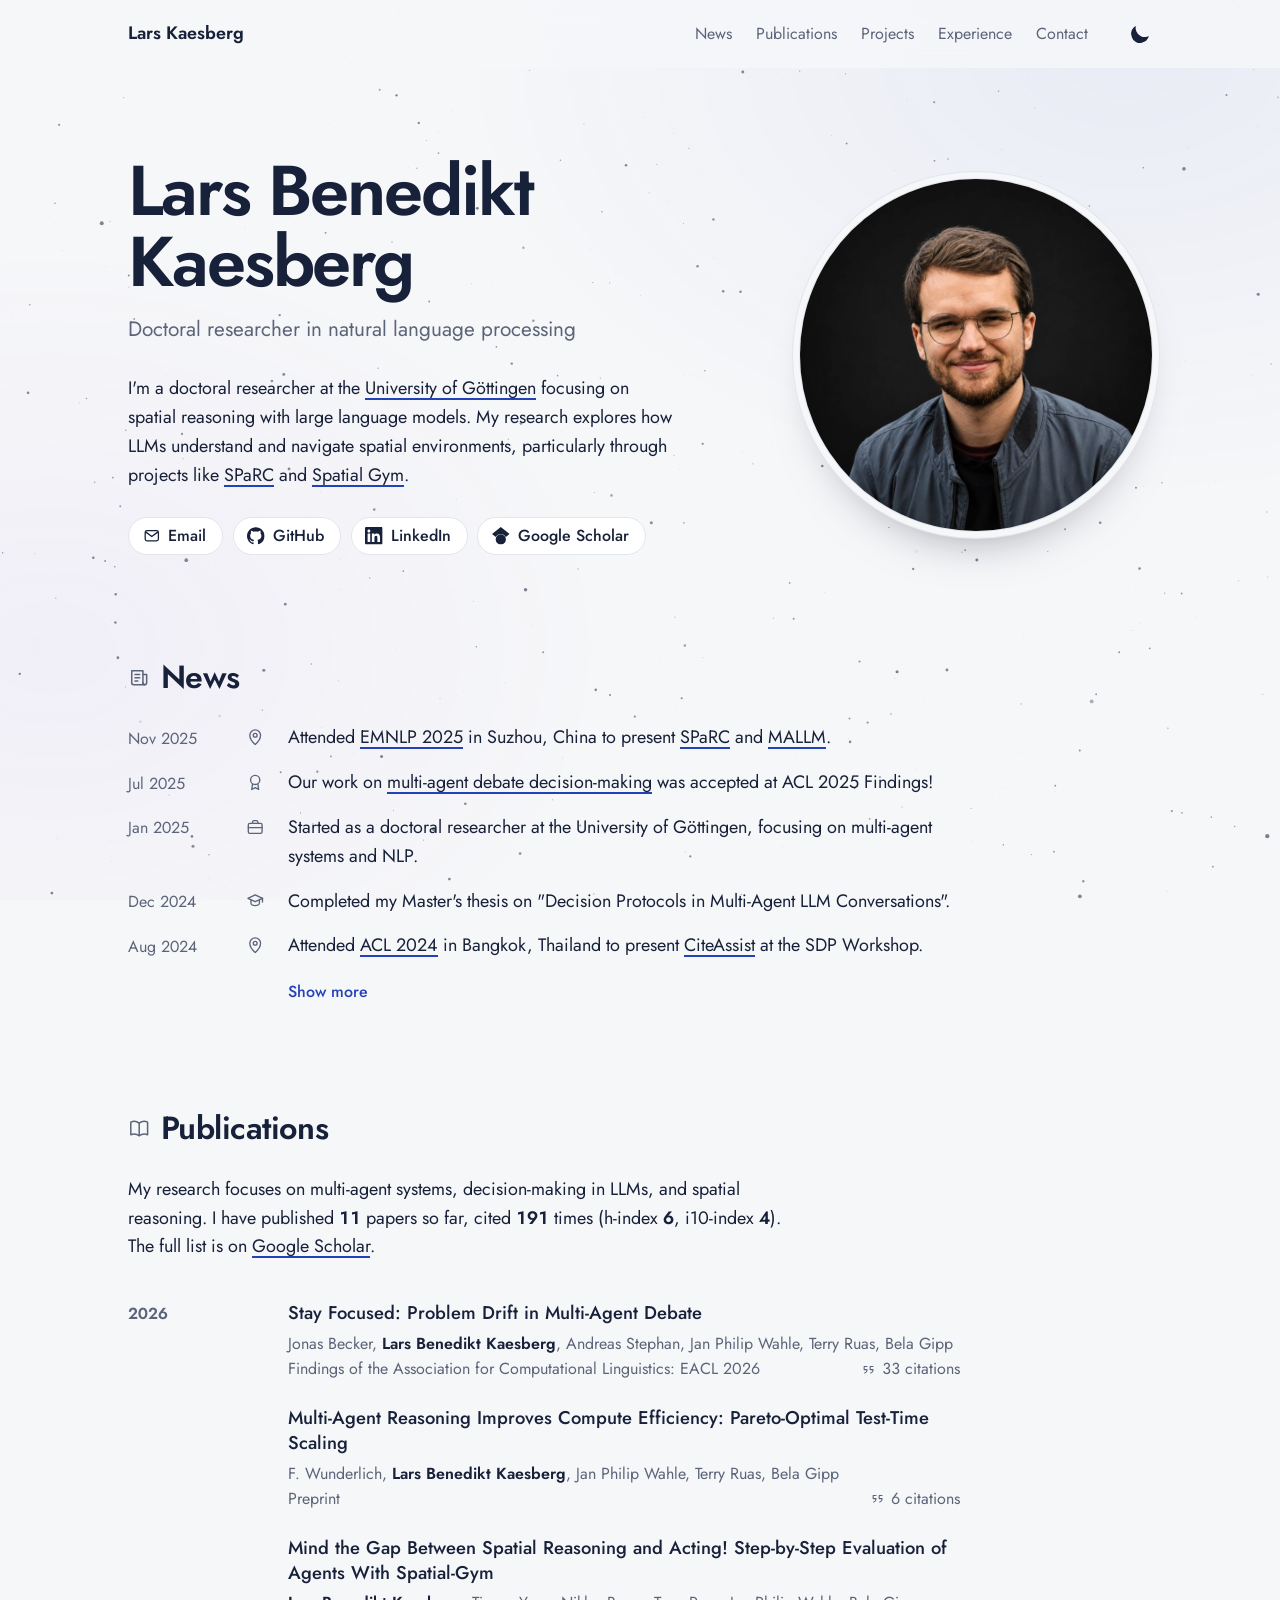
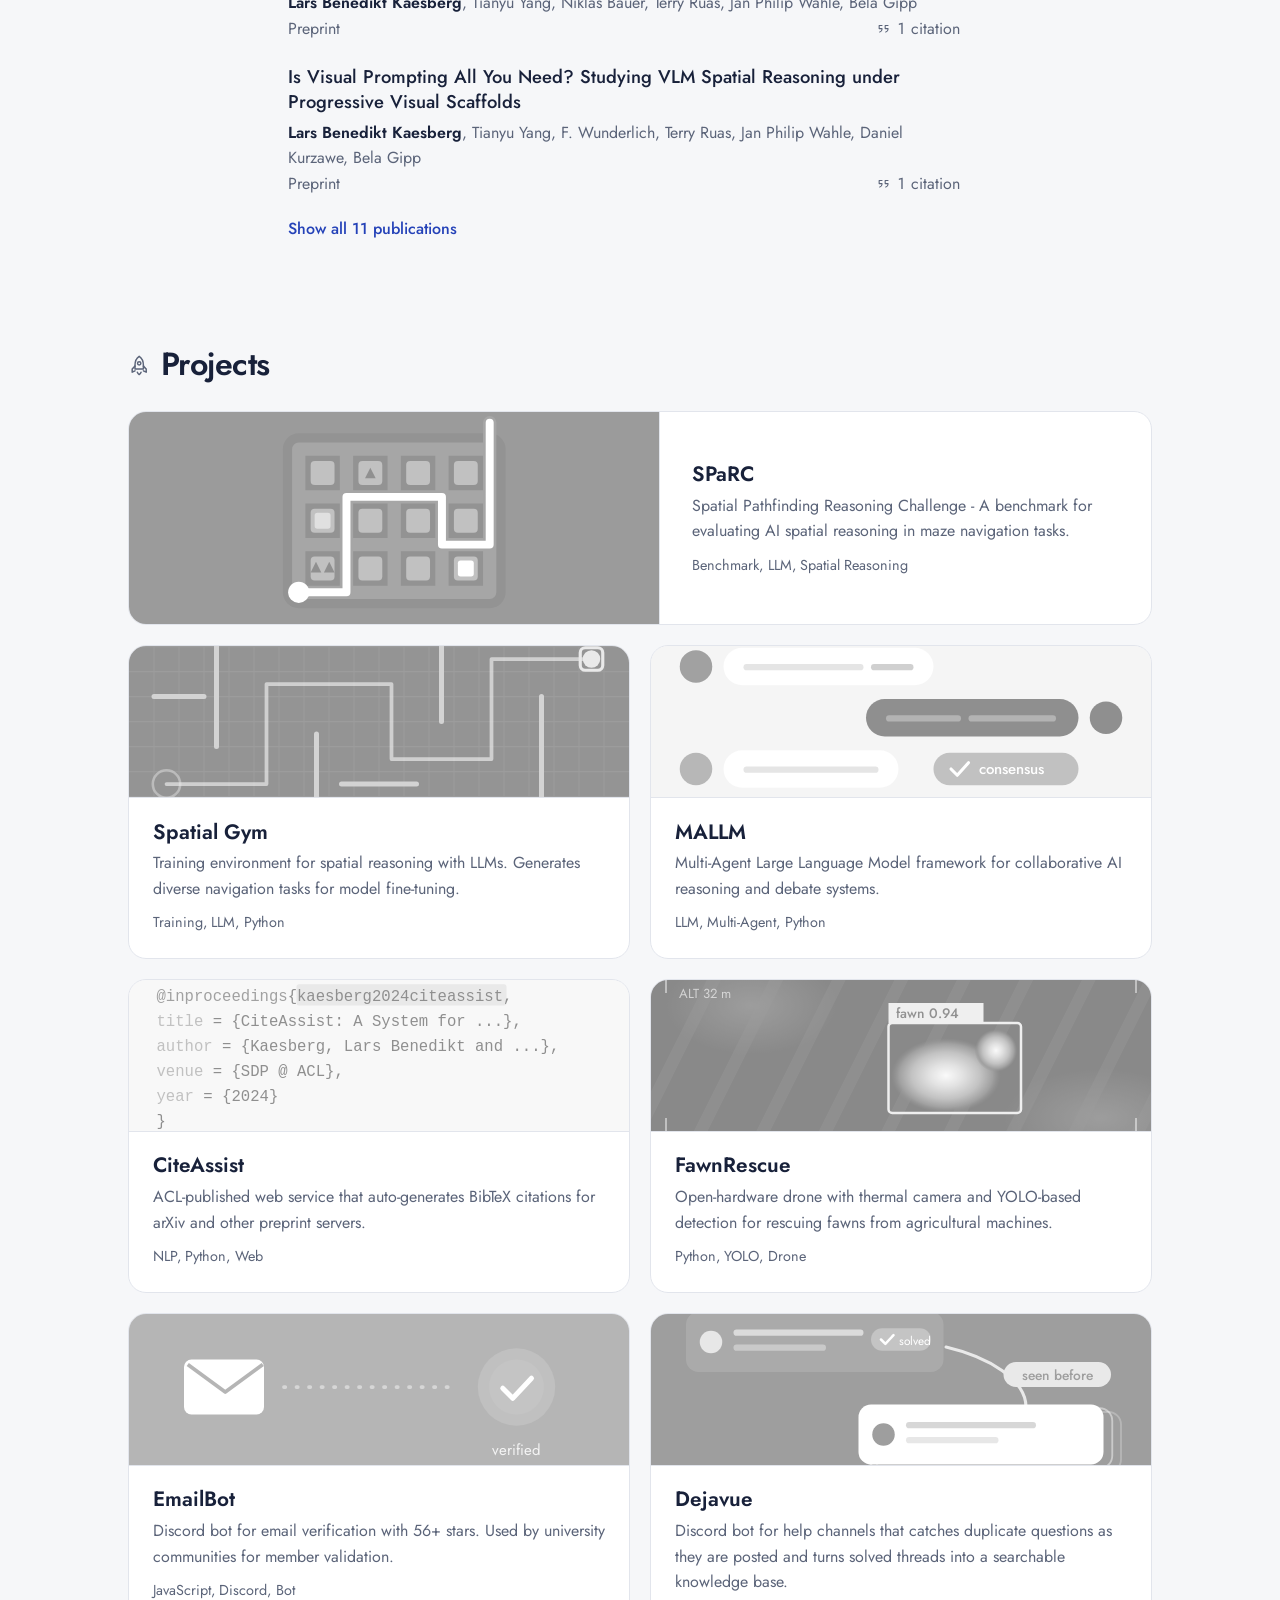
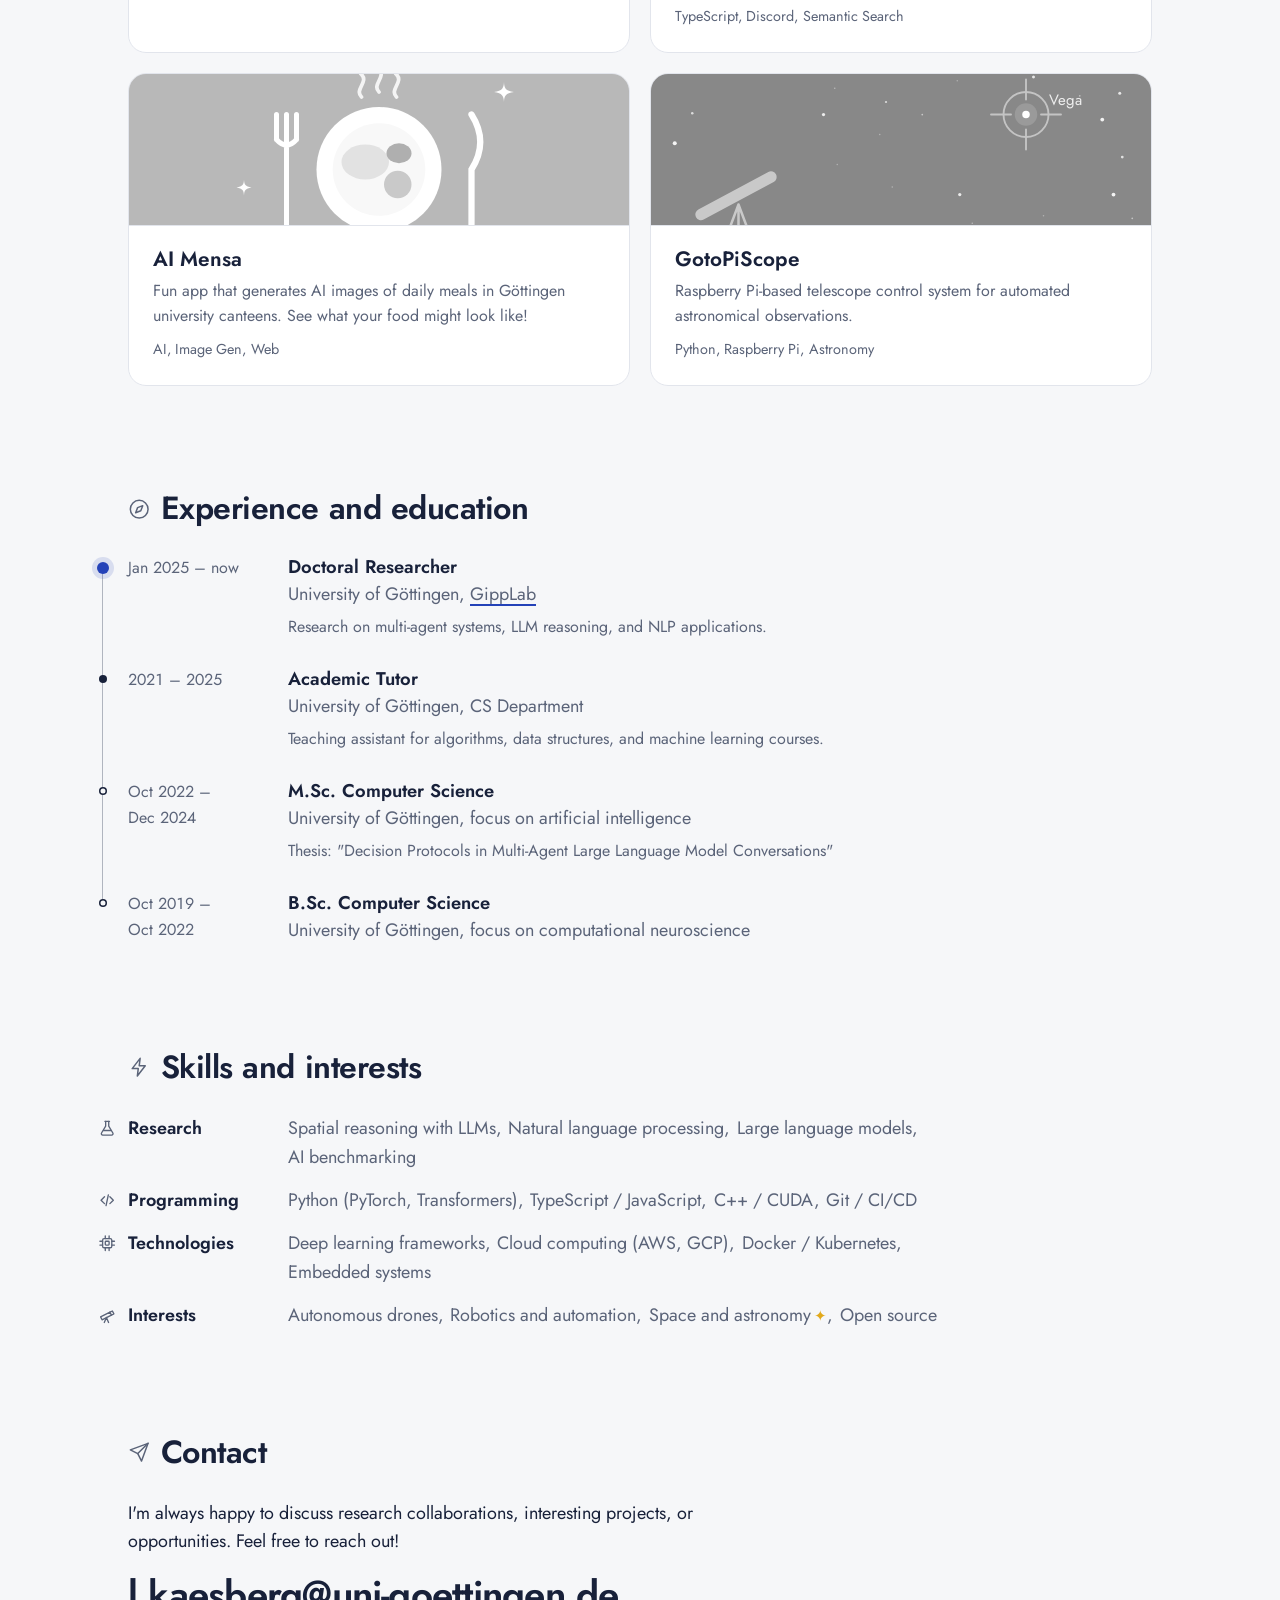
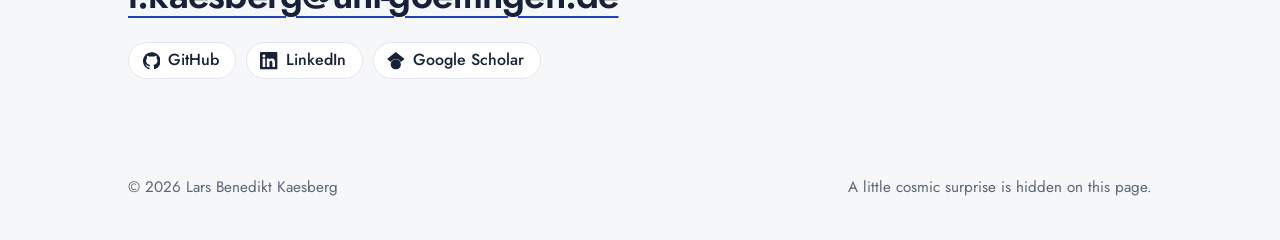
<file: index.html>
<!DOCTYPE html>
<html lang="en">
<head>
  <meta charset="UTF-8">
  <meta name="viewport" content="width=device-width, initial-scale=1.0">
  <title>Lars Benedikt Kaesberg – NLP & AI Researcher</title>

  <!-- SEO Meta -->
  <meta name="description" content="Lars Benedikt Kaesberg is a doctoral researcher at the University of Göttingen specializing in Natural Language Processing, Multi-Agent Systems, and AI.">
  <meta name="keywords" content="Lars Kaesberg, NLP, AI, Machine Learning, University of Göttingen, Multi-Agent Systems, Research">
  <meta name="author" content="Lars Benedikt Kaesberg">

  <!-- Open Graph -->
  <meta property="og:title" content="Lars Benedikt Kaesberg – NLP & AI Researcher">
  <meta property="og:description" content="Doctoral researcher specializing in NLP, Multi-Agent Systems, and AI at the University of Göttingen.">
  <meta property="og:type" content="website">
  <meta property="og:url" content="https://lkaesberg.de">
  <meta property="og:image" content="https://lkaesberg.de/images/profile.jpg">

  <!-- Favicon -->
  <link rel="icon" type="image/png" href="/favicon/favicon-96x96.png" sizes="96x96">
  <link rel="icon" type="image/svg+xml" href="/favicon/favicon.svg">
  <link rel="shortcut icon" href="/favicon/favicon.ico">
  <link rel="apple-touch-icon" sizes="180x180" href="/favicon/apple-touch-icon.png">
  <link rel="manifest" href="/favicon/site.webmanifest">

  <!-- Apply saved theme before first paint -->
  <script>
    (function () {
      try {
        var theme = localStorage.getItem('theme');
        if (!theme && window.matchMedia('(prefers-color-scheme: dark)').matches) theme = 'dark';
        if (theme) document.documentElement.setAttribute('data-theme', theme);
      } catch (e) {}
    })();
  </script>

  <!-- Fonts -->
  <link rel="preconnect" href="https://fonts.googleapis.com">
  <link rel="preconnect" href="https://fonts.gstatic.com" crossorigin>
  <link href="https://fonts.googleapis.com/css2?family=Jost:wght@300..700&display=swap" rel="stylesheet">

  <!-- Styles -->
  <link rel="stylesheet" href="css/modern.css?v=20261030c">
</head>
<body>
  <!-- Icon set: thin rounded line icons plus brand marks, used via <use href="#i-..."> -->
  <svg class="icon-sprite" aria-hidden="true" focusable="false">
    <symbol id="i-mail" viewBox="0 0 24 24"><rect x="3" y="5" width="18" height="14" rx="2.5"/><path d="M4 7l8 6 8-6"/></symbol>
    <symbol id="i-github" viewBox="0 0 24 24"><path fill="currentColor" stroke="none" d="M12 .297c-6.63 0-12 5.373-12 12 0 5.303 3.438 9.8 8.205 11.385.6.113.82-.258.82-.577 0-.285-.01-1.04-.015-2.04-3.338.724-4.042-1.61-4.042-1.61C4.422 18.07 3.633 17.7 3.633 17.7c-1.087-.744.084-.729.084-.729 1.205.084 1.838 1.236 1.838 1.236 1.07 1.835 2.809 1.305 3.495.998.108-.776.417-1.305.76-1.605-2.665-.3-5.466-1.332-5.466-5.93 0-1.31.465-2.38 1.235-3.22-.135-.303-.54-1.523.105-3.176 0 0 1.005-.322 3.3 1.23.96-.267 1.98-.399 3-.405 1.02.006 2.04.138 3 .405 2.28-1.552 3.285-1.23 3.285-1.23.645 1.653.24 2.873.12 3.176.765.84 1.23 1.91 1.23 3.22 0 4.61-2.805 5.625-5.475 5.92.42.36.81 1.096.81 2.22 0 1.606-.015 2.896-.015 3.286 0 .315.21.69.825.57C20.565 22.092 24 17.592 24 12.297c0-6.627-5.373-12-12-12"/></symbol>
    <symbol id="i-linkedin" viewBox="0 0 24 24"><path fill="currentColor" stroke="none" d="M20.447 20.452h-3.554v-5.569c0-1.328-.027-3.037-1.852-3.037-1.853 0-2.136 1.445-2.136 2.939v5.667H9.351V9h3.414v1.561h.046c.477-.9 1.637-1.85 3.37-1.85 3.601 0 4.267 2.37 4.267 5.455v6.286zM5.337 7.433c-1.144 0-2.063-.926-2.063-2.065 0-1.138.92-2.063 2.063-2.063 1.14 0 2.064.925 2.064 2.063 0 1.139-.925 2.065-2.064 2.065zm1.782 13.019H3.555V9h3.564v11.452zM22.225 0H1.771C.792 0 0 .774 0 1.729v20.542C0 23.227.792 24 1.771 24h20.451C23.2 24 24 23.227 24 22.271V1.729C24 .774 23.2 0 22.222 0h.003z"/></symbol>
    <symbol id="i-scholar" viewBox="0 0 24 24"><path fill="currentColor" stroke="none" d="M5.242 13.769L0 9.5 12 0l12 9.5-5.242 4.269C17.548 11.249 14.978 9.5 12 9.5c-2.977 0-5.548 1.748-6.758 4.269zM12 10a7 7 0 1 0 0 14 7 7 0 0 0 0-14z"/></symbol>
    <symbol id="i-news" viewBox="0 0 24 24"><path d="M4 5h12v13a2 2 0 0 0 2 2H6a2 2 0 0 1-2-2z"/><path d="M16 9h4v9a2 2 0 0 1-4 0"/><path d="M7.5 9h5M7.5 12.5h5M7.5 16h3"/></symbol>
    <symbol id="i-book" viewBox="0 0 24 24"><path d="M3 5.5c3-1.4 6-1.2 9 1 3-2.2 6-2.4 9-1V19c-3-1.4-6-1.2-9 1-3-2.2-6-2.4-9-1z"/><path d="M12 6.5V20"/></symbol>
    <symbol id="i-rocket" viewBox="0 0 24 24"><path d="M12 2.5c3 2 4.5 5.5 4.5 9.5v4h-9v-4c0-4 1.5-7.5 4.5-9.5z"/><circle cx="12" cy="10" r="1.8"/><path d="M7.5 13l-3 3v3.5l3-1.5M16.5 13l3 3v3.5l-3-1.5"/><path d="M10 19.5c.5 1.3 1.2 2 2 2.5.8-.5 1.5-1.2 2-2.5"/></symbol>
    <symbol id="i-compass" viewBox="0 0 24 24"><circle cx="12" cy="12" r="9.5"/><path d="M15.8 8.2l-2.1 5.5-5.5 2.1 2.1-5.5z"/></symbol>
    <symbol id="i-bolt" viewBox="0 0 24 24"><path d="M13 2.5L4.5 13.5H11l-1 8 8.5-11H12z"/></symbol>
    <symbol id="i-send" viewBox="0 0 24 24"><path d="M21.5 2.5l-11 11"/><path d="M21.5 2.5l-7 19-4-8-8-4z"/></symbol>
    <symbol id="i-pin" viewBox="0 0 24 24"><path d="M12 21.5s-7-6-7-12a7 7 0 0 1 14 0c0 6-7 12-7 12z"/><circle cx="12" cy="9.5" r="2.5"/></symbol>
    <symbol id="i-award" viewBox="0 0 24 24"><circle cx="12" cy="9" r="6"/><path d="M8.6 13.9l-1.1 7.6 4.5-2.5 4.5 2.5-1.1-7.6"/></symbol>
    <symbol id="i-briefcase" viewBox="0 0 24 24"><rect x="3" y="7" width="18" height="13" rx="2"/><path d="M8.5 7V5.5a2 2 0 0 1 2-2h3a2 2 0 0 1 2 2V7"/><path d="M3 12.5h18"/></symbol>
    <symbol id="i-cap" viewBox="0 0 24 24"><path d="M2.5 9.5L12 5l9.5 4.5L12 14z"/><path d="M6.5 11.6V16c0 1.5 2.5 3 5.5 3s5.5-1.5 5.5-3v-4.4"/><path d="M21.5 9.5v5"/></symbol>
    <symbol id="i-present" viewBox="0 0 24 24"><path d="M3 4h18"/><path d="M4.5 4v10a1.5 1.5 0 0 0 1.5 1.5h12a1.5 1.5 0 0 0 1.5-1.5V4"/><path d="M12 15.5v3"/><path d="M8.5 21.5l3.5-3 3.5 3"/><path d="M8 11l2.5-2.5 2 2L16 7"/></symbol>
    <symbol id="i-quote" viewBox="0 0 24 24"><path d="M9.5 7H5v5h4.5v1c0 2-1.2 3.6-3.5 4.5"/><path d="M19 7h-4.5v5H19v1c0 2-1.2 3.6-3.5 4.5"/></symbol>
    <symbol id="i-flask" viewBox="0 0 24 24"><path d="M9 3h6"/><path d="M10 3v6.2L4.6 18.3A1.8 1.8 0 0 0 6.2 21h11.6a1.8 1.8 0 0 0 1.6-2.7L14 9.2V3"/><path d="M7.2 15h9.6"/></symbol>
    <symbol id="i-code" viewBox="0 0 24 24"><path d="M8.5 7.5L4 12l4.5 4.5"/><path d="M15.5 7.5L20 12l-4.5 4.5"/><path d="M13.5 5l-3 14"/></symbol>
    <symbol id="i-cpu" viewBox="0 0 24 24"><rect x="6" y="6" width="12" height="12" rx="2"/><rect x="9.5" y="9.5" width="5" height="5" rx="1"/><path d="M9.5 2.5V6M14.5 2.5V6M9.5 18v3.5M14.5 18v3.5M2.5 9.5H6M2.5 14.5H6M18 9.5h3.5M18 14.5h3.5"/></symbol>
    <symbol id="i-satellite" viewBox="0 0 24 24"><rect x="9.5" y="9.5" width="5" height="5" rx="1"/><path d="M2 10h6v4H2zM16 10h6v4h-6zM5 10v4M19 10v4M8 12h1.5M14.5 12H16M12 9.5V7"/><circle class="blink" cx="12" cy="5.8" r="1" fill="currentColor" stroke="none"/></symbol>
    <symbol id="i-telescope" viewBox="0 0 24 24"><path d="M3.4 14.2l12.2-6.1 1.9 3.8-12.2 6.1z"/><path d="M15.6 8.1l3.2-1.6 1.9 3.8-3.2 1.6"/><path d="M11 15.1l-2.8 6.4M11 15.1l2.8 6.4"/></symbol>
  </svg>

  <!-- Background sky: a canvas star field that drifts and follows the cursor (js/modern.js) -->
  <div class="space" aria-hidden="true">
    <canvas class="space-canvas"></canvas>
  </div>
  <!-- Now and then a rocket or a satellite crosses the sky; clicking it opens the space menu -->
  <div class="flyby" hidden></div>


  <!-- Easter Egg Trigger (hidden in footer copyright - click 3 times) -->
  <div id="easter-trigger" style="display:none;"></div>

  <header class="topbar">
    <a class="topbar-name" href="#">Lars Kaesberg</a>
    <nav class="topbar-nav" aria-label="Sections">
      <a href="#news">News</a>
      <a href="#publications">Publications</a>
      <a href="#projects">Projects</a>
      <a href="#experience">Experience</a>
      <a href="#contact">Contact</a>
    </nav>
    <button class="theme-toggle" id="theme-toggle" type="button" aria-label="Toggle dark mode"><span></span></button>
  </header>

  <main class="container">
    <!-- Hero -->
    <header class="hero">
      <div class="hero-name">
        <h1>Lars Benedikt Kaesberg</h1>
        <p class="tagline">Doctoral researcher in natural language processing</p>
      </div>

      <figure class="hero-photo">
        <img class="portrait" src="images/profile.jpg?v=20261019" alt="Portrait of Lars Benedikt Kaesberg" width="800" height="800">
      </figure>

      <div class="hero-intro">
        <p class="bio">
          I'm a doctoral researcher at the <a href="https://www.uni-goettingen.de/en/1.html" target="_blank">University of Göttingen</a>
          focusing on spatial reasoning with large language models. My research explores how LLMs understand and navigate
          spatial environments, particularly through projects like <a href="https://sparc.gipplab.org/" target="_blank">SPaRC</a> and <a href="https://github.com/lkaesberg/Spatial-Gym" target="_blank">Spatial Gym</a>.
        </p>

        <ul class="hero-links">
          <li><a class="chip" href="mailto:l.kaesberg@uni-goettingen.de"><svg class="icon" aria-hidden="true" focusable="false"><use href="#i-mail"/></svg><span>Email</span></a></li>
          <li><a class="chip" href="https://github.com/lkaesberg" target="_blank"><svg class="icon" aria-hidden="true" focusable="false"><use href="#i-github"/></svg><span>GitHub</span></a></li>
          <li><a class="chip" href="https://linkedin.com/in/lars-kaesberg-351664217" target="_blank"><svg class="icon" aria-hidden="true" focusable="false"><use href="#i-linkedin"/></svg><span>LinkedIn</span></a></li>
          <li><a class="chip" href="https://scholar.google.de/citations?user=MGBdtVsAAAAJ" target="_blank"><svg class="icon" aria-hidden="true" focusable="false"><use href="#i-scholar"/></svg><span>Google Scholar</span></a></li>
        </ul>
      </div>
    </header>

    <!-- News Section -->
    <section class="section" id="news">
      <h2><svg class="icon h2-icon" aria-hidden="true" focusable="false"><use href="#i-news"/></svg>News</h2>

      <div class="news-list" id="news-list">
        <article class="news-item">
          <time class="news-date">Nov 2025</time>
          <svg class="icon news-icon" aria-hidden="true" focusable="false"><use href="#i-pin"/></svg>
          <p>Attended <a href="https://2025.emnlp.org/" target="_blank">EMNLP 2025</a> in Suzhou, China to present <a href="https://aclanthology.org/2025.emnlp-main.526/" target="_blank">SPaRC</a> and <a href="https://aclanthology.org/2025.emnlp-demos.29/" target="_blank">MALLM</a>.</p>
        </article>

        <article class="news-item">
          <time class="news-date">Jul 2025</time>
          <svg class="icon news-icon" aria-hidden="true" focusable="false"><use href="#i-award"/></svg>
          <p>Our work on <a href="https://mallm.gipplab.org/" target="_blank">multi-agent debate decision-making</a> was accepted at ACL 2025 Findings!</p>
        </article>

        <article class="news-item">
          <time class="news-date">Jan 2025</time>
          <svg class="icon news-icon" aria-hidden="true" focusable="false"><use href="#i-briefcase"/></svg>
          <p>Started as a doctoral researcher at the University of Göttingen, focusing on multi-agent systems and NLP.</p>
        </article>

        <article class="news-item">
          <time class="news-date">Dec 2024</time>
          <svg class="icon news-icon" aria-hidden="true" focusable="false"><use href="#i-cap"/></svg>
          <p>Completed my Master's thesis on "Decision Protocols in Multi-Agent LLM Conversations".</p>
        </article>

        <article class="news-item">
          <time class="news-date">Aug 2024</time>
          <svg class="icon news-icon" aria-hidden="true" focusable="false"><use href="#i-pin"/></svg>
          <p>Attended <a href="https://2024.aclweb.org/" target="_blank">ACL 2024</a> in Bangkok, Thailand to present <a href="https://aclanthology.org/2024.sdp-1.10/" target="_blank">CiteAssist</a> at the SDP Workshop.</p>
        </article>

        <article class="news-item">
          <time class="news-date">Jun 2024</time>
          <svg class="icon news-icon" aria-hidden="true" focusable="false"><use href="#i-present"/></svg>
          <p>Presented <a href="https://fawnrescue.github.io/" target="_blank">FawnRescue</a> drone project at IdeenExpo 2024.</p>
        </article>
      </div>
      <button id="news-toggle-btn" class="news-toggle-btn" type="button" aria-expanded="false" hidden>
        Show more
      </button>
    </section>

    <!-- Publications Section -->
    <section class="section" id="publications">
      <h2><svg class="icon h2-icon" aria-hidden="true" focusable="false"><use href="#i-book"/></svg>Publications</h2>

      <p class="section-intro">
        My research focuses on multi-agent systems, decision-making in LLMs, and spatial reasoning.
        I have published <span id="stat-papers">8</span> papers so far, cited <span id="stat-citations">83</span> times
        (h-index <span id="stat-hindex">5</span>, i10-index <span id="stat-i10">3</span>).
        The full list is on <a href="https://scholar.google.de/citations?user=MGBdtVsAAAAJ" target="_blank">Google Scholar</a>.
      </p>

      <div class="publications-list" id="publications-list">
        <!-- Publications will be loaded dynamically -->
      </div>
      <button id="pubs-toggle-btn" class="news-toggle-btn" type="button" aria-expanded="false" aria-controls="publications-list" hidden>
        Show all publications
      </button>
    </section>

    <!-- Projects Section -->
    <section class="section" id="projects">
      <h2><svg class="icon h2-icon" aria-hidden="true" focusable="false"><use href="#i-rocket"/></svg>Projects</h2>
      
      <div class="projects-grid">
        <article class="project-card is-wide" data-scene="sparc">
          <div class="card-scene" aria-hidden="true">
            <svg viewBox="0 0 400 160" preserveAspectRatio="xMidYMid slice">
              <rect class="scene-bg" width="400" height="160"/>
              <rect x="116" y="16" width="168" height="132" rx="12" fill="#12301f"/>
              <path d="M128 28V136M164 28V136M200 28V136M236 28V136M272 28V136M128 28H272M128 64H272M128 100H272M128 136H272M272 28V8" fill="none" stroke="#2b5a45" stroke-width="10" stroke-linecap="round"/>
              <g fill="#2e9e6b"><rect x="137" y="37" width="18" height="18" rx="3"/><rect x="173" y="37" width="18" height="18" rx="3"/><rect x="209" y="37" width="18" height="18" rx="3"/><rect x="245" y="37" width="18" height="18" rx="3"/><rect x="137" y="73" width="18" height="18" rx="3"/><rect x="173" y="73" width="18" height="18" rx="3"/><rect x="209" y="73" width="18" height="18" rx="3"/><rect x="245" y="73" width="18" height="18" rx="3"/><rect x="137" y="109" width="18" height="18" rx="3"/><rect x="173" y="109" width="18" height="18" rx="3"/><rect x="209" y="109" width="18" height="18" rx="3"/><rect x="245" y="109" width="18" height="18" rx="3"/></g>
              <rect x="140" y="76" width="12" height="12" rx="2" fill="#f2c230"/>
              <rect x="248" y="112" width="12" height="12" rx="2" fill="#ffffff"/>
              <path d="M182 42l4 8h-8zM141 113l4 8h-8zM151 113l4 8h-8z" fill="#0f2a1f"/>
              <circle cx="128" cy="136" r="8" fill="#ffffff"/>
              <path class="sparc-path" pathLength="1" d="M128 136H164V64H236V100H272V28V8" fill="none" stroke="#ffffff" stroke-width="6" stroke-linecap="round" stroke-linejoin="round"/>
            </svg>
          </div>
          <div class="card-body">
            <h3><a href="https://sparc.gipplab.org/" target="_blank">SPaRC</a></h3>
            <p>Spatial Pathfinding Reasoning Challenge - A benchmark for evaluating AI spatial reasoning in maze navigation tasks.</p>
            <ul class="project-tags">
              <li>Benchmark</li>
              <li>LLM</li>
              <li>Spatial Reasoning</li>
            </ul>
          </div>
        </article>

        <article class="project-card" data-scene="gym">
          <div class="card-scene" aria-hidden="true">
            <svg viewBox="0 0 400 160" preserveAspectRatio="xMidYMid slice">
              <rect class="scene-bg" width="400" height="160"/>
              <path d="M20 0V160M40 0V160M60 0V160M80 0V160M100 0V160M120 0V160M140 0V160M160 0V160M180 0V160M200 0V160M220 0V160M240 0V160M260 0V160M280 0V160M300 0V160M320 0V160M340 0V160M360 0V160M380 0V160M0 20H400M0 40H400M0 60H400M0 80H400M0 100H400M0 120H400M0 140H400" stroke="#2a3a6e" stroke-width="1"/>
              <path d="M70 20V100M150 90V150M250 20V80M330 60V150M20 60H60M170 130H230" stroke="#8fa6ff" stroke-width="4" stroke-linecap="round"/>
              <rect x="361" y="21" width="18" height="18" rx="4" fill="none" stroke="#ffd25e" stroke-width="2.5"/>
              <circle cx="30" cy="130" r="11" fill="none" stroke="#ffd25e" stroke-width="2" opacity="0.45"/>
              <path class="gym-trail" pathLength="1" d="M30 130H110V50H210V110H290V30H370" fill="none" stroke="#ffd25e" stroke-width="3" stroke-linecap="round" stroke-linejoin="round" opacity="0.7"/>
              <circle class="gym-agent" r="7" fill="#ffd25e"/>
            </svg>
          </div>
          <div class="card-body">
            <h3><a href="https://github.com/lkaesberg/Spatial-Gym" target="_blank">Spatial Gym</a></h3>
            <p>Training environment for spatial reasoning with LLMs. Generates diverse navigation tasks for model fine-tuning.</p>
            <ul class="project-tags">
              <li>Training</li>
              <li>LLM</li>
              <li>Python</li>
            </ul>
          </div>
        </article>

        <article class="project-card" data-scene="mallm">
          <div class="card-scene" aria-hidden="true">
            <svg viewBox="0 0 400 160" preserveAspectRatio="xMidYMid slice">
              <rect class="scene-bg" width="400" height="160"/>
              <circle cx="36" cy="36" r="13" fill="#2442b8"/>
              <circle cx="36" cy="118" r="13" fill="#e0533f"/>
              <circle cx="364" cy="77" r="13" fill="#18213a"/>
              <g class="bubble bubble-1">
                <rect x="58" y="21" width="168" height="30" rx="15" fill="#ffffff"/>
                <rect x="74" y="34" width="96" height="5" rx="2.5" fill="#c3cbe3"/>
                <rect x="176" y="34" width="34" height="5" rx="2.5" fill="#2442b8" opacity="0.5"/>
              </g>
              <g class="bubble bubble-2">
                <rect x="172" y="62" width="170" height="30" rx="15" fill="#18213a"/>
                <rect x="188" y="75" width="60" height="5" rx="2.5" fill="#5d6886"/>
                <rect x="254" y="75" width="70" height="5" rx="2.5" fill="#5d6886"/>
              </g>
              <g class="bubble bubble-3">
                <rect x="58" y="103" width="140" height="30" rx="15" fill="#ffffff"/>
                <rect x="74" y="116" width="108" height="5" rx="2.5" fill="#c3cbe3"/>
              </g>
              <g class="bubble bubble-4">
                <rect x="226" y="105" width="116" height="26" rx="13" fill="#2e9e6b"/>
                <path d="M240 118l5 5 9-10" fill="none" stroke="#ffffff" stroke-width="2.5" stroke-linecap="round" stroke-linejoin="round"/>
                <text x="262" y="122" fill="#ffffff" font-size="12" font-weight="500">consensus</text>
              </g>
            </svg>
          </div>
          <div class="card-body">
            <h3><a href="https://github.com/gipplab/MALLM" target="_blank">MALLM</a></h3>
            <p>Multi-Agent Large Language Model framework for collaborative AI reasoning and debate systems.</p>
            <ul class="project-tags">
              <li>LLM</li>
              <li>Multi-Agent</li>
              <li>Python</li>
            </ul>
          </div>
        </article>

        <article class="project-card" data-scene="cite">
          <div class="card-scene" aria-hidden="true">
            <svg viewBox="0 0 400 160" preserveAspectRatio="xMidYMid slice">
              <rect class="scene-bg" width="400" height="160"/>
              <rect class="cite-mark" x="134" y="23" width="168" height="17" rx="2" fill="#f6d36b"/>
              <g class="cite-code" font-size="12.5">
                <text class="cite-line" x="22" y="36"><tspan fill="#2442b8">@inproceedings</tspan>{kaesberg2024citeassist,</text>
                <text class="cite-line" x="22" y="56"><tspan fill="#7a8399">  title  </tspan>= {CiteAssist: A System for ...},</text>
                <text class="cite-line" x="22" y="76"><tspan fill="#7a8399">  author </tspan>= {Kaesberg, Lars Benedikt and ...},</text>
                <text class="cite-line" x="22" y="96"><tspan fill="#7a8399">  venue  </tspan>= {SDP @ ACL},</text>
                <text class="cite-line" x="22" y="116"><tspan fill="#7a8399">  year   </tspan>= {2024}</text>
                <text class="cite-line" x="22" y="136">}</text>
              </g>
            </svg>
          </div>
          <div class="card-body">
            <h3><a href="https://citeassist.uni-goettingen.de" target="_blank">CiteAssist</a></h3>
            <p>ACL-published web service that auto-generates BibTeX citations for arXiv and other preprint servers.</p>
            <ul class="project-tags">
              <li>NLP</li>
              <li>Python</li>
              <li>Web</li>
            </ul>
          </div>
        </article>

        <article class="project-card" data-scene="fawn">
          <div class="card-scene" aria-hidden="true">
            <svg viewBox="0 0 400 160" preserveAspectRatio="xMidYMid slice">
              <defs>
                <radialGradient id="heat">
                  <stop offset="0" stop-color="#fff6c2"/>
                  <stop offset="0.3" stop-color="#ffc23d"/>
                  <stop offset="0.62" stop-color="#ff6a3d"/>
                  <stop offset="0.85" stop-color="#c2186b"/>
                  <stop offset="1" stop-color="#5a137a" stop-opacity="0"/>
                </radialGradient>
                <radialGradient id="cool">
                  <stop offset="0" stop-color="#4b2aa8"/>
                  <stop offset="1" stop-color="#4b2aa8" stop-opacity="0"/>
                </radialGradient>
              </defs>
              <rect class="scene-bg" width="400" height="160"/>
              <path d="M-20 160L60 0M30 160L110 0M80 160L160 0M130 160L210 0M180 160L260 0M230 160L310 0M280 160L360 0M330 160L410 0M380 160L460 0" stroke="#2a1561" stroke-width="10"/>
              <ellipse cx="80" cy="40" rx="70" ry="40" fill="url(#cool)"/>
              <ellipse cx="360" cy="130" rx="80" ry="40" fill="url(#cool)"/>
              <ellipse cx="236" cy="96" rx="44" ry="30" fill="url(#heat)"/>
              <circle cx="276" cy="76" r="17" fill="url(#heat)"/>
              <g class="fawn-box">
                <rect x="190" y="54" width="106" height="72" rx="3" fill="none" stroke="#7cffb2" stroke-width="2"/>
                <rect x="190" y="38" width="76" height="16" fill="#7cffb2"/>
                <text x="196" y="50" font-size="11" font-weight="500" fill="#0b2a1a">fawn 0.94</text>
              </g>
              <text x="22" y="34" font-size="10.5" fill="#ffffff" opacity="0.6">ALT 32 m</text>
              <path d="M12 130v14h14M388 130v14h-14M388 30V16h-14M12 30V16h14" fill="none" stroke="#ffffff" stroke-width="1.5" opacity="0.5"/>
              <rect class="fawn-scan" width="400" height="2" fill="#ffffff" opacity="0.3"/>
            </svg>
          </div>
          <div class="card-body">
            <h3><a href="https://fawnrescue.github.io/" target="_blank">FawnRescue</a></h3>
            <p>Open-hardware drone with thermal camera and YOLO-based detection for rescuing fawns from agricultural machines.</p>
            <ul class="project-tags">
              <li>Python</li>
              <li>YOLO</li>
              <li>Drone</li>
            </ul>
          </div>
        </article>

        <article class="project-card" data-scene="mail">
          <div class="card-scene" aria-hidden="true">
            <svg viewBox="0 0 400 160" preserveAspectRatio="xMidYMid slice">
              <rect class="scene-bg" width="400" height="160"/>
              <path d="M124 78H262" stroke="#ffffff" stroke-width="3" stroke-linecap="round" stroke-dasharray="1 9" opacity="0.45"/>
              <g class="mail">
                <rect x="44" y="56" width="64" height="44" rx="6" fill="#ffffff"/>
                <path d="M47 60l30 22 30-22" fill="none" stroke="#5865f2" stroke-width="3" stroke-linejoin="round"/>
              </g>
              <circle cx="310" cy="78" r="31" fill="#ffffff" opacity="0.14"/>
              <g class="badge">
                <circle cx="310" cy="78" r="22" fill="#3ba55d"/>
                <path class="badge-check" pathLength="1" d="M299 79l8 8 15-16" fill="none" stroke="#ffffff" stroke-width="4" stroke-linecap="round" stroke-linejoin="round"/>
              </g>
              <text x="310" y="132" text-anchor="middle" font-size="12" fill="#ffffff" opacity="0.85">verified</text>
            </svg>
          </div>
          <div class="card-body">
            <h3><a href="https://emailbot.larskaesberg.de/" target="_blank">EmailBot</a></h3>
            <p>Discord bot for email verification with 56+ stars. Used by university communities for member validation.</p>
            <ul class="project-tags">
              <li>JavaScript</li>
              <li>Discord</li>
              <li>Bot</li>
            </ul>
          </div>
        </article>

        <article class="project-card" data-scene="deja">
          <div class="card-scene" aria-hidden="true">
            <svg viewBox="0 0 400 160" preserveAspectRatio="xMidYMid slice">
              <rect class="scene-bg" width="400" height="160"/>
              <g class="deja-old">
                <rect x="28" y="18" width="206" height="48" rx="10" fill="#17686e"/>
                <circle cx="48" cy="42" r="9" fill="#8fe3d5"/>
                <rect x="66" y="32" width="104" height="5" rx="2.5" fill="#8fe3d5" opacity="0.8"/>
                <rect x="66" y="44" width="74" height="5" rx="2.5" fill="#8fe3d5" opacity="0.5"/>
                <rect x="176" y="31" width="48" height="18" rx="9" fill="#3ba55d"/>
                <path d="M184 40l3.5 3.5 6.5-7" fill="none" stroke="#ffffff" stroke-width="2" stroke-linecap="round" stroke-linejoin="round"/>
                <text x="198" y="44" font-size="9.5" fill="#ffffff">solved</text>
              </g>
              <path class="deja-link" pathLength="1" d="M300 94C300 72 270 54 236 46" fill="none" stroke="#ffd25e" stroke-width="2.5" stroke-linecap="round" stroke-dasharray="1"/>
              <g class="deja-echo" fill="none" stroke="#ffffff">
                <rect x="180" y="98" width="196" height="48" rx="10" stroke-width="1.5" opacity="0.25"/>
                <rect x="173" y="95" width="196" height="48" rx="10" stroke-width="1.5" opacity="0.45"/>
              </g>
              <g class="deja-new">
                <rect x="166" y="92" width="196" height="48" rx="10" fill="#ffffff"/>
                <circle cx="186" cy="116" r="9" fill="#0e4a4f"/>
                <rect x="204" y="106" width="104" height="5" rx="2.5" fill="#9fb4b6"/>
                <rect x="204" y="118" width="74" height="5" rx="2.5" fill="#c5d3d4"/>
              </g>
              <g class="deja-tag">
                <rect x="282" y="58" width="86" height="20" rx="10" fill="#ffd25e"/>
                <text x="325" y="72" text-anchor="middle" font-size="11" font-weight="500" fill="#0e4a4f">seen before</text>
              </g>
            </svg>
          </div>
          <div class="card-body">
            <h3><a href="https://github.com/lkaesberg/Dejavue" target="_blank">Dejavue</a></h3>
            <p>Discord bot for help channels that catches duplicate questions as they are posted and turns solved threads into a searchable knowledge base.</p>
            <ul class="project-tags">
              <li>TypeScript</li>
              <li>Discord</li>
              <li>Semantic Search</li>
            </ul>
          </div>
        </article>

        <article class="project-card" data-scene="mensa">
          <div class="card-scene" aria-hidden="true">
            <svg viewBox="0 0 400 160" preserveAspectRatio="xMidYMid slice">
              <rect class="scene-bg" width="400" height="160"/>
              <g fill="none" stroke="#ffffff" stroke-width="3" stroke-linecap="round" opacity="0.85">
                <path class="steam steam-1" d="M186 38c-6-6 6-12 0-18s6-12 0-18"/>
                <path class="steam steam-2" d="M200 34c-6-6 6-12 0-18s6-12 0-18"/>
                <path class="steam steam-3" d="M214 38c-6-6 6-12 0-18s6-12 0-18"/>
              </g>
              <circle cx="200" cy="96" r="50" fill="#ffffff"/>
              <circle cx="200" cy="96" r="37" fill="#f4f1ec"/>
              <ellipse cx="189" cy="90" rx="19" ry="14" fill="#f4c542"/>
              <circle cx="215" cy="108" r="11" fill="#4caf50"/>
              <ellipse cx="216" cy="83" rx="10" ry="8" fill="#a0522d"/>
              <path d="M126 52v88M118 52v20M134 52v20M118 72q8 9 16 0" fill="none" stroke="#ffffff" stroke-width="4" stroke-linecap="round"/>
              <path d="M274 52q14 22 0 44v44" fill="none" stroke="#ffffff" stroke-width="5" stroke-linecap="round"/>
              <path class="sparkle sparkle-1" d="M300 26c.2 5 1.2 7 8 8-6.8 1-7.8 3-8 8-.3-5-1.3-7-8-8 6.7-1 7.7-3 8-8z" fill="#ffffff"/>
              <path class="sparkle sparkle-2" d="M92 104c.2 4 1 5.6 6 6.4-5 .8-5.8 2.4-6 6.4-.2-4-1-5.6-6-6.4 5-.8 5.8-2.4 6-6.4z" fill="#ffffff"/>
            </svg>
          </div>
          <div class="card-body">
            <h3><a href="https://mensa.larskaesberg.de/" target="_blank">AI Mensa</a></h3>
            <p>Fun app that generates AI images of daily meals in Göttingen university canteens. See what your food might look like!</p>
            <ul class="project-tags">
              <li>AI</li>
              <li>Image Gen</li>
              <li>Web</li>
            </ul>
          </div>
        </article>

        <article class="project-card" data-scene="scope">
          <div class="card-scene" aria-hidden="true">
            <svg viewBox="0 0 400 160" preserveAspectRatio="xMidYMid slice">
              <rect class="scene-bg" width="400" height="160"/>
              <g fill="#ffffff"><circle cx="247" cy="116" r="1.3" opacity="0.83"/><circle cx="370" cy="116" r="1.5" opacity="0.90"/><circle cx="19" cy="75" r="1.6" opacity="0.92"/><circle cx="257" cy="139" r="0.6" opacity="0.42"/><circle cx="188" cy="42" r="0.9" opacity="0.68"/><circle cx="228" cy="8" r="0.7" opacity="0.48"/><circle cx="245" cy="25" r="0.6" opacity="0.35"/><circle cx="343" cy="37" r="0.7" opacity="0.48"/><circle cx="385" cy="135" r="0.7" opacity="0.52"/><circle cx="377" cy="86" r="1.1" opacity="0.76"/><circle cx="147" cy="31" r="0.6" opacity="0.44"/><circle cx="33" cy="51" r="1.0" opacity="0.71"/><circle cx="138" cy="52" r="1.3" opacity="0.84"/><circle cx="193" cy="110" r="0.6" opacity="0.38"/><circle cx="382" cy="9" r="1.2" opacity="0.80"/><circle cx="332" cy="9" r="1.3" opacity="0.82"/><circle cx="149" cy="92" r="0.6" opacity="0.36"/><circle cx="375" cy="35" r="1.2" opacity="0.80"/><circle cx="365" cy="145" r="0.7" opacity="0.56"/><circle cx="306" cy="22" r="1.2" opacity="0.80"/><circle cx="314" cy="133" r="0.6" opacity="0.37"/><circle cx="361" cy="56" r="1.5" opacity="0.90"/><circle cx="217" cy="52" r="0.7" opacity="0.54"/><circle cx="76" cy="18" r="0.6" opacity="0.44"/><circle cx="183" cy="68" r="0.6" opacity="0.38"/><circle cx="360" cy="11" r="0.9" opacity="0.65"/></g>
              <circle cx="300" cy="52" r="9" fill="#ffffff" opacity="0.15"/>
              <circle cx="300" cy="52" r="3" fill="#ffffff"/>
              <text class="scope-label" x="318" y="44" font-size="12" fill="#ffffff" opacity="0.85">Vega</text>
              <circle class="scope-lock" cx="300" cy="52" r="18" fill="none" stroke="#ff6b5e" stroke-width="1.5"/>
              <g class="reticle" fill="none" stroke="#ff6b5e" stroke-width="1.5" stroke-linecap="round">
                <circle r="18"/>
                <path d="M-28 0h16M12 0h16M0-28v16M0 12v16"/>
              </g>
              <g fill="none" stroke="#ffffff" stroke-linecap="round" opacity="0.55">
                <path d="M40 132l56-30" stroke-width="9"/>
                <path d="M70 124l-12 32M70 124l12 32M70 124v32" stroke-width="2"/>
              </g>
            </svg>
          </div>
          <div class="card-body">
            <h3><a href="https://github.com/lkaesberg/GotoPiScope" target="_blank">GotoPiScope</a></h3>
            <p>Raspberry Pi-based telescope control system for automated astronomical observations.</p>
            <ul class="project-tags">
              <li>Python</li>
              <li>Raspberry Pi</li>
              <li>Astronomy</li>
            </ul>
          </div>
        </article>
      </div>
    </section>


    <!-- Experience & Education Section -->
    <section class="section" id="experience">
      <h2><svg class="icon h2-icon" aria-hidden="true" focusable="false"><use href="#i-compass"/></svg>Experience and education</h2>

      <ol class="timeline">
        <li class="timeline-item is-current">
          <p class="timeline-date">Jan&nbsp;2025 – now</p>
          <div>
            <h3>Doctoral Researcher</h3>
            <p class="timeline-org">University of Göttingen, <a href="https://gipplab.uni-goettingen.de/" target="_blank">GippLab</a></p>
            <p class="timeline-desc">Research on multi-agent systems, LLM reasoning, and NLP applications.</p>
          </div>
        </li>

        <li class="timeline-item">
          <p class="timeline-date">2021 – 2025</p>
          <div>
            <h3>Academic Tutor</h3>
            <p class="timeline-org">University of Göttingen, CS Department</p>
            <p class="timeline-desc">Teaching assistant for algorithms, data structures, and machine learning courses.</p>
          </div>
        </li>

        <li class="timeline-item is-degree">
          <p class="timeline-date">Oct&nbsp;2022 – Dec&nbsp;2024</p>
          <div>
            <h3>M.Sc. Computer Science</h3>
            <p class="timeline-org">University of Göttingen, focus on artificial intelligence</p>
            <p class="timeline-desc">Thesis: "Decision Protocols in Multi-Agent Large Language Model Conversations"</p>
          </div>
        </li>

        <li class="timeline-item is-degree">
          <p class="timeline-date">Oct&nbsp;2019 – Oct&nbsp;2022</p>
          <div>
            <h3>B.Sc. Computer Science</h3>
            <p class="timeline-org">University of Göttingen, focus on computational neuroscience</p>
          </div>
        </li>
      </ol>
    </section>

    <!-- Skills Section -->
    <section class="section" id="skills">
      <h2><svg class="icon h2-icon" aria-hidden="true" focusable="false"><use href="#i-bolt"/></svg>Skills and interests</h2>

      <dl class="skills">
        <dt><svg class="icon" aria-hidden="true" focusable="false"><use href="#i-flask"/></svg>Research</dt>
        <dd>
          <ul>
            <li>Spatial reasoning with LLMs</li>
            <li>Natural language processing</li>
            <li>Large language models</li>
            <li>AI benchmarking</li>
          </ul>
        </dd>

        <dt><svg class="icon" aria-hidden="true" focusable="false"><use href="#i-code"/></svg>Programming</dt>
        <dd>
          <ul>
            <li>Python (PyTorch, Transformers)</li>
            <li>TypeScript / JavaScript</li>
            <li>C++ / CUDA</li>
            <li>Git / CI/CD</li>
          </ul>
        </dd>

        <dt><svg class="icon" aria-hidden="true" focusable="false"><use href="#i-cpu"/></svg>Technologies</dt>
        <dd>
          <ul>
            <li>Deep learning frameworks</li>
            <li>Cloud computing (AWS, GCP)</li>
            <li>Docker / Kubernetes</li>
            <li>Embedded systems</li>
          </ul>
        </dd>

        <dt><svg class="icon" aria-hidden="true" focusable="false"><use href="#i-telescope"/></svg>Interests</dt>
        <dd>
          <ul>
            <li>Autonomous drones</li>
            <li>Robotics and automation</li>
            <li id="space-interest" title="I wonder what's out there...">Space and astronomy<span class="easter-indicator" aria-hidden="true">✦</span></li>
            <li>Open source</li>
          </ul>
        </dd>
      </dl>
    </section>

    <!-- Contact Section -->
    <section class="section" id="contact">
      <h2><svg class="icon h2-icon" aria-hidden="true" focusable="false"><use href="#i-send"/></svg>Contact</h2>

      <p class="contact-intro">I'm always happy to discuss research collaborations, interesting projects, or opportunities. Feel free to reach out!</p>
      <a class="contact-email" href="mailto:l.kaesberg@uni-goettingen.de">l.kaesberg@uni-goettingen.de</a>

      <ul class="contact-links">
        <li><a class="chip" href="https://github.com/lkaesberg" target="_blank"><svg class="icon" aria-hidden="true" focusable="false"><use href="#i-github"/></svg><span>GitHub</span></a></li>
        <li><a class="chip" href="https://linkedin.com/in/lars-kaesberg-351664217" target="_blank"><svg class="icon" aria-hidden="true" focusable="false"><use href="#i-linkedin"/></svg><span>LinkedIn</span></a></li>
        <li><a class="chip" href="https://scholar.google.de/citations?user=MGBdtVsAAAAJ" target="_blank"><svg class="icon" aria-hidden="true" focusable="false"><use href="#i-scholar"/></svg><span>Google Scholar</span></a></li>
      </ul>
    </section>
  </main>

  <footer class="footer">
    <p>© 2026 Lars Benedikt Kaesberg</p>
    <p class="footer-secret-hint">A little cosmic surprise is hidden on this page.</p>
  </footer>

  <!-- Easter Egg Modal -->
  <div class="easter-egg-modal" id="easter-modal">
    <div class="modal-content" role="dialog" aria-labelledby="easter-title">
      <h2 id="easter-title">🚀 Secret space menu unlocked!</h2>
      <p>You found the hidden space easter egg. Choose your mission:</p>
      <div class="modal-buttons">
        <a href="space-game.html?v=20260403-game-page2" class="btn btn-primary" id="launch-space-game"><svg class="icon" aria-hidden="true" focusable="false"><use href="#i-rocket"/></svg>Play Space Defender</a>
        <a href="solar-system.html" class="btn btn-secondary" id="launch-solar-system"><svg class="icon" aria-hidden="true" focusable="false"><use href="#i-telescope"/></svg>Read solar system facts</a>
        <button class="btn btn-secondary" id="close-modal" type="button">Maybe later</button>
      </div>
    </div>
  </div>

  <script src="js/modern.js?v=20261030c"></script>
</body>
</html>
</file>
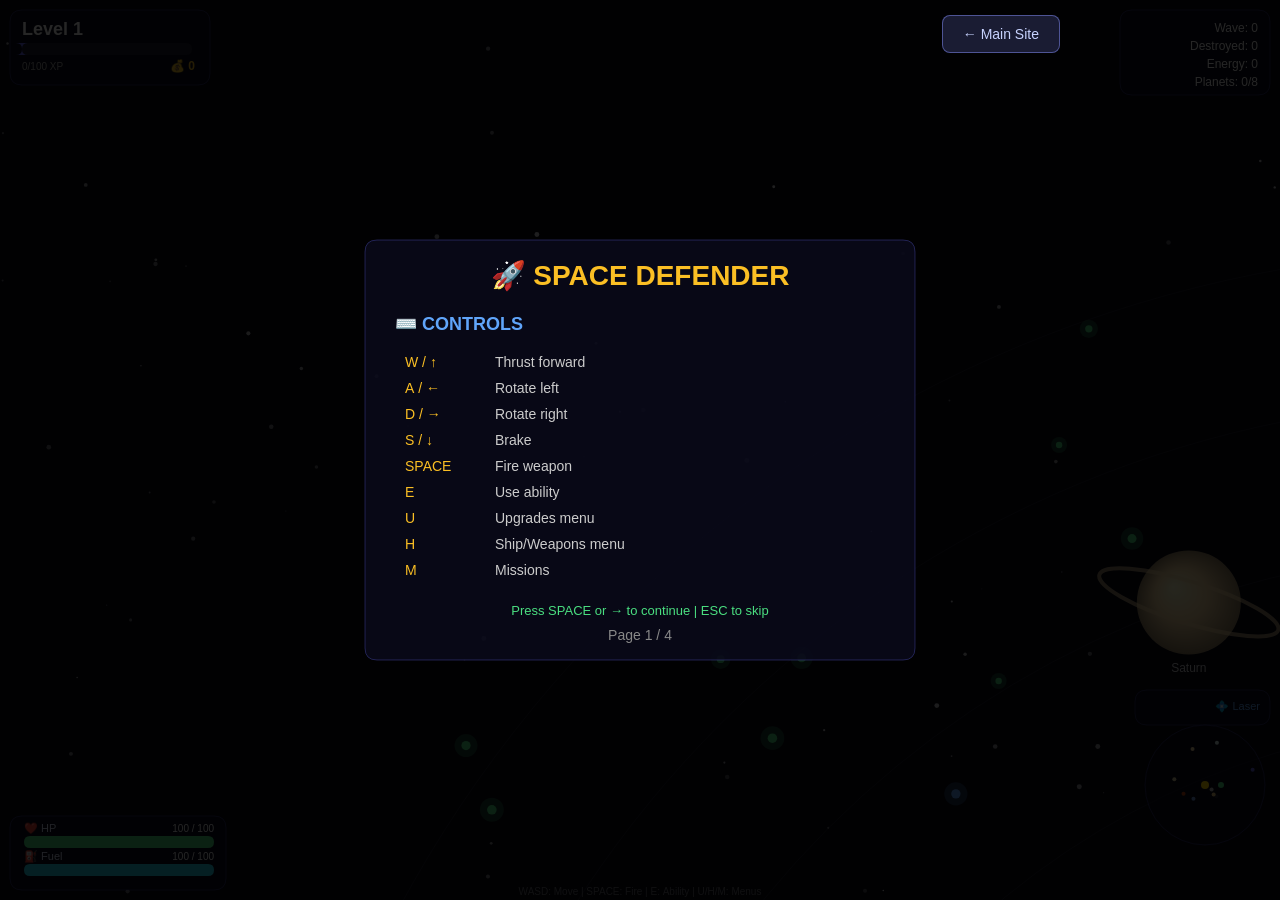
<file: space-game.html>
<!DOCTYPE html>
<html lang="en">
<head>
  <meta charset="UTF-8">
  <meta name="viewport" content="width=device-width, initial-scale=1.0, maximum-scale=1.0, user-scalable=no">
  <title>Space Defender Game 🚀</title>
  <link rel="icon" type="image/png" href="/favicon/favicon-96x96.png" sizes="96x96">
  <link rel="icon" type="image/svg+xml" href="/favicon/favicon.svg">
  <link rel="shortcut icon" href="/favicon/favicon.ico">
  <link rel="apple-touch-icon" sizes="180x180" href="/favicon/apple-touch-icon.png">
  <link rel="manifest" href="/favicon/site.webmanifest">
  <style>
    html, body {
      margin: 0;
      width: 100%;
      height: 100%;
      overflow: hidden;
      background: #050510;
      color: #fff;
      font-family: Inter, -apple-system, BlinkMacSystemFont, "Segoe UI", sans-serif;
    }

    #game-root {
      width: 100%;
      height: 100%;
      position: relative;
    }

    .back-home {
      position: fixed;
      top: 14px;
      left: 14px;
      z-index: 20000;
      display: inline-flex;
      align-items: center;
      gap: 8px;
      padding: 10px 14px;
      border-radius: 10px;
      border: 1px solid rgba(129, 140, 248, 0.5);
      background: rgba(15, 23, 42, 0.75);
      color: #e5e7eb;
      text-decoration: none;
      font-size: 0.85rem;
      backdrop-filter: blur(8px);
    }

    .back-home:hover {
      color: #fff;
      border-color: rgba(129, 140, 248, 0.9);
    }
  </style>
</head>
<body>
  <div id="game-root"></div>

  <script src="js/space-game-v2.js?v=20260403-game-page"></script>
  <script>
    if (window.launchSpaceGame) {
      window.launchSpaceGame();
    }
  </script>
</body>
</html>
</file>
<file: css/modern.css>
/* ============================================
   Portfolio Styles
   Clean type over a quiet, living star field, a cut-out portrait in
   an arched window of night sky, and project cards that turn into
   small scenes of each project on hover.
   ============================================ */

:root {
  --paper: #f6f7f9;
  --ink: #18213a;
  --ink-soft: #5b6479;
  --line: #e2e5ec;
  --card: #ffffff;
  --pen: #2442b8;
  --pen-soft: rgba(36, 66, 184, 0.14);
  --star: #e2a91b;

  /* Background sky: a printed star chart by day */
  --sky-star: #18213a;
  --sky-opacity: 0.55;
  --sky-size: 1.7;
  --flyby-opacity: 0.4;
  --nebula-a: rgba(36, 66, 184, 0.06);
  --nebula-b: rgba(150, 90, 220, 0.05);

  --font: 'Jost', 'Futura', 'Century Gothic', 'Avenir Next', sans-serif;

  --measure: 42rem;
  --label-col: 8.5rem;
}

[data-theme="dark"] {
  --paper: #0f1420;
  --ink: #e3e7ef;
  --ink-soft: #959eb1;
  --line: #242c3e;
  --card: #151b29;
  --pen: #9db0ff;
  --pen-soft: rgba(157, 176, 255, 0.18);

  /* ...and the real night sky after dark */
  --sky-star: #dfe6ff;
  --sky-opacity: 0.85;
  --sky-size: 1;
  --flyby-opacity: 0.6;
  --nebula-a: rgba(80, 110, 255, 0.12);
  --nebula-b: rgba(160, 90, 255, 0.09);
}

/* ============================================
   Base
   ============================================ */

*,
*::before,
*::after {
  margin: 0;
  padding: 0;
  box-sizing: border-box;
}

html {
  scroll-behavior: smooth;
  scroll-padding-top: 5rem;
}

body {
  font-family: var(--font);
  font-size: 1.125rem;
  line-height: 1.6;
  color: var(--ink);
  background-color: var(--paper);
  -webkit-font-smoothing: antialiased;
  -moz-osx-font-smoothing: grayscale;
}

ul,
ol {
  list-style: none;
}

h1,
h2,
h3 {
  font-weight: 600;
}

a {
  color: inherit;
  text-decoration-line: underline;
  text-decoration-color: var(--pen);
  text-decoration-thickness: 1.5px;
  text-underline-offset: 0.22em;
  transition: color 0.15s ease;
}

a:hover {
  color: var(--pen);
}

a:focus-visible,
button:focus-visible {
  outline: 2px solid var(--pen);
  outline-offset: 3px;
  border-radius: 2px;
}

::selection {
  background: var(--pen-soft);
}

/* ============================================
   Background sky: fixed, so the page scrolls over it
   ============================================ */

.space {
  position: fixed;
  inset: 0;
  z-index: -1;
  pointer-events: none;
  background:
    radial-gradient(60rem 40rem at 88% 6%, var(--nebula-a), transparent 70%),
    radial-gradient(50rem 36rem at 4% 72%, var(--nebula-b), transparent 70%);
}

.space-canvas {
  position: absolute;
  inset: 0;
  width: 100%;
  height: 100%;
}

/* The occasional fly-by: a small line-drawn rocket or satellite.
   It travels with the sky, behind the page content. */
.flyby {
  position: fixed;
  top: 0;
  left: 0;
  z-index: -1;
  width: 30px;
  height: 30px;
  margin: -15px 0 0 -15px;
  color: var(--sky-star);
  pointer-events: none;
}

.flyby .icon {
  width: 100%;
  height: 100%;
  stroke-width: 1.5;
  opacity: var(--flyby-opacity);
}

.flyby .blink {
  animation: blink 1.4s steps(1) infinite;
}

@keyframes blink {
  50% { opacity: 0; }
}

/* ============================================
   Icons
   ============================================ */

.icon-sprite {
  position: absolute;
  width: 0;
  height: 0;
  overflow: hidden;
}

.icon {
  flex: none;
  width: 1em;
  height: 1em;
  fill: none;
  stroke: currentColor;
  stroke-width: 1.75;
  stroke-linecap: round;
  stroke-linejoin: round;
}

/* Link chips, like little labels stuck on the page */
.chip {
  display: inline-flex;
  align-items: center;
  gap: 0.5rem;
  padding: 0.45rem 1rem 0.45rem 0.85rem;
  border: 1.5px solid var(--line);
  border-radius: 999px;
  background: var(--card);
  color: var(--ink);
  font-size: 1rem;
  font-weight: 500;
  line-height: 1.3;
  text-decoration: none;
  transition: border-color 0.2s ease, color 0.2s ease, transform 0.2s ease;
}

.chip .icon {
  width: 1.1rem;
  height: 1.1rem;
}

.chip:hover {
  border-color: var(--pen);
  color: var(--pen);
}

/* ============================================
   Top bar
   ============================================ */

/* Sticky: full-width frosted paper, a hairline appears once you scroll */
.topbar {
  position: sticky;
  top: 0;
  z-index: 100;
  display: flex;
  align-items: center;
  gap: 2rem;
  padding: 0.85rem max(2rem, calc((100% - 64rem) / 2));
  background: color-mix(in srgb, var(--paper) 82%, transparent);
  -webkit-backdrop-filter: blur(12px);
  backdrop-filter: blur(12px);
  border-bottom: 1px solid transparent;
  transition: border-color 0.25s ease, box-shadow 0.25s ease;
}

.topbar.is-scrolled {
  border-bottom-color: var(--line);
  box-shadow: 0 6px 20px -16px rgba(24, 33, 58, 0.35);
}

.topbar-name {
  font-weight: 600;
  text-decoration: none;
}

.topbar-nav {
  display: flex;
  flex-wrap: wrap;
  gap: 0.25rem 1.5rem;
  margin-left: auto;
  font-size: 1rem;
}

.topbar-nav a {
  color: var(--ink-soft);
  text-decoration: none;
}

.topbar-nav a:hover {
  color: var(--ink);
}

/* Theme toggle: a crescent by day, a full moon by night */
.theme-toggle {
  margin-right: -0.5rem;
  display: grid;
  place-items: center;
  width: 2.5rem;
  height: 2.5rem;
  border: none;
  border-radius: 50%;
  background: transparent;
  color: var(--ink);
  cursor: pointer;
}

.theme-toggle span {
  width: 1.1rem;
  height: 1.1rem;
  border-radius: 50%;
  box-shadow: inset 0.4rem -0.25rem 0 0 currentColor;
  transform: rotate(-20deg);
  transition: box-shadow 0.35s ease;
}

[data-theme="dark"] .theme-toggle span {
  box-shadow: inset 0 0 0 0.55rem currentColor;
}

.theme-toggle:hover {
  color: var(--pen);
}

/* ============================================
   Layout
   ============================================ */

.container {
  max-width: 68rem;
  margin: 0 auto;
  padding: 0 2rem;
}

.section {
  padding-top: 6.5rem;
}

.section h2 {
  display: flex;
  align-items: center;
  gap: 0.65rem;
  font-size: 2rem;
  line-height: 1.15;
  letter-spacing: -0.015em;
  margin-bottom: 1.75rem;
}

.h2-icon {
  width: 1.4rem;
  height: 1.4rem;
  color: var(--ink-soft);
  stroke-width: 1.6;
}

h3 {
  font-size: 1.15rem;
  line-height: 1.35;
}

/* ============================================
   Hero
   ============================================ */

.hero {
  display: grid;
  grid-template-columns: minmax(0, 1fr) minmax(0, 22rem);
  grid-template-areas:
    "name  photo"
    "intro photo";
  grid-template-rows: auto 1fr;
  column-gap: 6rem;
  row-gap: 1.75rem;
  padding-top: 5.5rem;
}

.hero-name {
  grid-area: name;
  position: relative;
}

.hero-name h1 {
  font-size: 4.4rem;
  line-height: 1;
  letter-spacing: -0.03em;
  max-width: 11ch;
}

.tagline {
  margin-top: 1rem;
  font-size: 1.3rem;
  color: var(--ink-soft);
}

.hero-intro {
  grid-area: intro;
}

.bio {
  max-width: 34rem;
}

.hero-links,
.contact-links {
  display: flex;
  flex-wrap: wrap;
  gap: 0.6rem;
}

.hero-links {
  margin-top: 1.75rem;
}

/* The portrait: cut out of its backdrop so it stands in the star field */
.hero-photo {
  grid-area: photo;
  position: relative;
  align-self: center;
  animation: settle 0.9s cubic-bezier(0.2, 0.8, 0.2, 1) 0.1s both;
}

/* The portrait: a clean circle with a thin double ring */
.portrait {
  display: block;
  width: 100%;
  height: auto;
  aspect-ratio: 1;
  object-fit: cover;
  border-radius: 50%;
  box-shadow:
    0 0 0 1px var(--line),
    0 0 0 7px var(--paper),
    0 0 0 8px var(--line),
    0 28px 50px -28px rgba(12, 18, 38, 0.5);
}

@keyframes settle {
  from {
    opacity: 0;
    transform: translateY(18px);
  }
}

@keyframes fade-in {
  from { opacity: 0; }
}

@keyframes draw {
  from { stroke-dashoffset: 1; }
}

/* ============================================
   Rows with a date or label column
   ============================================ */

.news-item,
.timeline-item,
.pub-year-group {
  display: grid;
  grid-template-columns: var(--label-col) minmax(0, var(--measure));
  column-gap: 1.5rem;
  align-items: baseline;
}

.news-list {
  display: flex;
  flex-direction: column;
  gap: 1rem;
}

.news-item {
  align-items: start;
}

.news-date {
  grid-column: 1;
  grid-row: 1;
  padding-top: 0.15rem;
}

.news-icon {
  grid-column: 1;
  grid-row: 1;
  justify-self: end;
  width: 1.15rem;
  height: 1.15rem;
  margin-top: 0.3rem;
  color: var(--ink-soft);
}

.news-item p {
  grid-column: 2;
  grid-row: 1;
}

.news-date,
.timeline-date,
.pub-year {
  font-size: 1rem;
  color: var(--ink-soft);
  font-variant-numeric: tabular-nums;
}

.news-item.is-hidden,
.publication-item.is-hidden,
.pub-year-group.is-hidden {
  display: none;
}

/* Papers revealed by "Show all" fade in */
.publication-item.is-revealed {
  animation: reveal 0.35s ease-out both;
}

@keyframes reveal {
  from {
    opacity: 0;
    transform: translateY(6px);
  }
}

.news-toggle-btn {
  margin: 1.25rem 0 0 calc(var(--label-col) + 1.5rem);
  padding: 0;
  border: none;
  background: transparent;
  color: var(--pen);
  font-family: inherit;
  font-size: 1rem;
  font-weight: 500;
  cursor: pointer;
}

.news-toggle-btn:hover {
  text-decoration: underline;
  text-decoration-thickness: 1.5px;
  text-underline-offset: 0.15em;
}

/* ============================================
   Publications
   ============================================ */

.section-intro {
  max-width: var(--measure);
  margin-bottom: 2.5rem;
}

.section-intro span {
  font-weight: 600;
  font-variant-numeric: tabular-nums;
}

.publications-list {
  display: flex;
  flex-direction: column;
  gap: 2.5rem;
}

.pub-items {
  display: flex;
  flex-direction: column;
  gap: 1.5rem;
}

.publication-title {
  font-size: 1.15rem;
  font-weight: 500;
  line-height: 1.35;
  margin-bottom: 0.3rem;
}

.publication-title a {
  text-decoration-color: transparent;
}

.publication-title a:hover {
  text-decoration-color: var(--pen);
}

.publication-authors,
.publication-meta {
  font-size: 1rem;
  color: var(--ink-soft);
}

.publication-authors strong {
  font-weight: 600;
  color: var(--ink);
}

.publication-meta {
  display: flex;
  flex-wrap: wrap;
  justify-content: space-between;
  gap: 0 1.5rem;
}

.publication-citations {
  display: inline-flex;
  align-items: center;
  gap: 0.35rem;
  font-variant-numeric: tabular-nums;
  white-space: nowrap;
}

.publication-citations .icon {
  width: 0.95rem;
  height: 0.95rem;
}

/* ============================================
   Projects: cards that become scenes on hover
   ============================================ */

.projects-grid {
  display: grid;
  grid-template-columns: repeat(2, minmax(0, 1fr));
  gap: 1.25rem;
}

.project-card {
  --scene-bg: #1b4332;
  --scene-fg: #ffffff;
  --scene-fg-soft: rgba(255, 255, 255, 0.78);
  position: relative;
  display: flex;
  flex-direction: column;
  overflow: hidden;
  border: 1px solid var(--line);
  border-radius: 18px;
  background: var(--card);
  color: var(--ink);
  transition:
    background-color 0.45s ease,
    color 0.45s ease,
    border-color 0.45s ease,
    box-shadow 0.35s ease,
    transform 0.35s ease;
}

.project-card[data-scene="sparc"] { --scene-bg: #1b4332; }
.project-card[data-scene="gym"] { --scene-bg: #1c2a55; }
.project-card[data-scene="fawn"] { --scene-bg: #1a0b3b; }
.project-card[data-scene="mail"] { --scene-bg: #5865f2; --scene-fg-soft: rgba(255, 255, 255, 0.86); }
.project-card[data-scene="mensa"] { --scene-bg: #e4572e; --scene-fg-soft: rgba(255, 255, 255, 0.9); }
.project-card[data-scene="scope"] { --scene-bg: #0c1326; }
.project-card[data-scene="deja"] { --scene-bg: #0e4a4f; }

.project-card[data-scene="mallm"],
.project-card[data-scene="cite"] {
  --scene-fg: #18213a;
  --scene-fg-soft: #4b5672;
}

.project-card[data-scene="mallm"] { --scene-bg: #e6ebf8; }
.project-card[data-scene="cite"] { --scene-bg: #eef1f8; }

.card-scene {
  height: 9.5rem;
  overflow: hidden;
  border-bottom: 1px solid var(--line);
  transition: border-color 0.45s ease;
}

.card-scene svg {
  display: block;
  width: 100%;
  height: 100%;
  filter: grayscale(1);
  opacity: 0.5;
  transition: filter 0.5s ease, opacity 0.5s ease;
}

.scene-bg {
  fill: var(--scene-bg);
}

/* SPaRC, the main project, spans the full row */
.project-card.is-wide {
  grid-column: 1 / -1;
  flex-direction: row;
}

.project-card.is-wide .card-scene {
  flex: 0 0 52%;
  height: auto;
  min-height: 12rem;
  border-bottom: none;
  border-right: 1px solid var(--line);
}

.project-card.is-wide .card-body {
  align-self: center;
  padding: 1.75rem 2rem;
}

.card-body {
  flex: 1;
  padding: 1.2rem 1.5rem 1.5rem;
}

.card-body h3 {
  font-size: 1.3rem;
}

.card-body h3 a {
  text-decoration: none;
  color: inherit;
}

/* The whole card is the link */
.card-body h3 a::after {
  content: '';
  position: absolute;
  inset: 0;
  z-index: 1;
}

.card-body p {
  margin: 0.3rem 0 0.6rem;
  font-size: 1rem;
  color: var(--ink-soft);
  transition: color 0.45s ease;
}

.project-tags {
  display: flex;
  flex-wrap: wrap;
  font-size: 0.9rem;
  color: var(--ink-soft);
  transition: color 0.45s ease;
}

.project-tags li:not(:last-child)::after {
  content: ',';
  margin-right: 0.3em;
}

.project-card:is(:hover, :focus-within, .is-active) {
  background: var(--scene-bg);
  color: var(--scene-fg);
  border-color: transparent;
  box-shadow: 0 22px 44px -24px rgba(12, 18, 38, 0.55);
  transform: translateY(-4px);
}

.project-card:is(:hover, :focus-within, .is-active) .card-scene {
  border-color: transparent;
}

.project-card:is(:hover, :focus-within, .is-active) .card-scene svg {
  filter: none;
  opacity: 1;
}

.project-card:is(:hover, :focus-within, .is-active) :is(.card-body p, .project-tags) {
  color: var(--scene-fg-soft);
}

.project-card:has(a:focus-visible) {
  outline: 2px solid var(--pen);
  outline-offset: 3px;
}

.project-card a:focus-visible {
  outline: none;
}

/* SPaRC: the puzzle solves itself */
.sparc-path {
  stroke-dasharray: 1;
  stroke-dashoffset: 0;
}

.project-card:is(:hover, :focus-within, .is-active) .sparc-path {
  animation: draw 1.4s cubic-bezier(0.65, 0, 0.35, 1) 0.15s both;
}

/* Spatial Gym: an agent walks the maze */
.gym-trail {
  stroke-dasharray: 1;
  stroke-dashoffset: 0;
}

.gym-agent {
  transform: translate(370px, 30px);
}

.project-card:is(:hover, :focus-within, .is-active) .gym-trail {
  animation: draw 2.6s linear 0.15s both;
}

.project-card:is(:hover, :focus-within, .is-active) .gym-agent {
  animation: gym-walk 2.6s linear 0.15s both;
}

@keyframes gym-walk {
  0% { transform: translate(30px, 130px); }
  14.3% { transform: translate(110px, 130px); }
  28.6% { transform: translate(110px, 50px); }
  46.4% { transform: translate(210px, 50px); }
  57.1% { transform: translate(210px, 110px); }
  71.4% { transform: translate(290px, 110px); }
  85.7% { transform: translate(290px, 30px); }
  100% { transform: translate(370px, 30px); }
}

/* MALLM: agents debate until they agree */
.bubble {
  transform-box: fill-box;
  transform-origin: left center;
}

.bubble-2 {
  transform-origin: right center;
}

.bubble-4 {
  transform-origin: center;
}

.project-card:is(:hover, :focus-within, .is-active) .bubble {
  animation: pop 0.45s cubic-bezier(0.3, 1.4, 0.5, 1) 0.15s both;
}

.project-card:is(:hover, :focus-within, .is-active) .bubble-2 { animation-delay: 0.6s; }
.project-card:is(:hover, :focus-within, .is-active) .bubble-3 { animation-delay: 1.05s; }
.project-card:is(:hover, :focus-within, .is-active) .bubble-4 { animation-delay: 1.6s; }

@keyframes pop {
  from {
    opacity: 0;
    transform: scale(0.3);
  }
}

/* CiteAssist: the BibTeX entry types itself */
.cite-code {
  font-family: ui-monospace, 'SF Mono', Menlo, Consolas, monospace;
  fill: #18213a;
  white-space: pre;
}

.cite-mark {
  transform-box: fill-box;
  transform-origin: left center;
}

.project-card:is(:hover, :focus-within, .is-active) .cite-line {
  animation: type 0.45s steps(22) both;
}

.project-card:is(:hover, :focus-within, .is-active) .cite-line:nth-child(2) { animation-delay: 0.35s; }
.project-card:is(:hover, :focus-within, .is-active) .cite-line:nth-child(3) { animation-delay: 0.7s; }
.project-card:is(:hover, :focus-within, .is-active) .cite-line:nth-child(4) { animation-delay: 1.05s; }
.project-card:is(:hover, :focus-within, .is-active) .cite-line:nth-child(5) { animation-delay: 1.4s; }
.project-card:is(:hover, :focus-within, .is-active) .cite-line:nth-child(6) { animation-delay: 1.75s; }

.project-card:is(:hover, :focus-within, .is-active) .cite-mark {
  animation: mark 0.5s ease-out 0.5s both;
}

@keyframes type {
  from { clip-path: inset(0 100% 0 0); }
}

@keyframes mark {
  from { transform: scaleX(0); }
}

/* FawnRescue: the thermal camera spots a fawn */
.fawn-box {
  transform-box: fill-box;
  transform-origin: center;
}

.fawn-scan {
  opacity: 0;
}

.project-card:is(:hover, :focus-within, .is-active) .fawn-scan {
  animation: scan 1.3s ease-in-out 0.1s both;
}

.project-card:is(:hover, :focus-within, .is-active) .fawn-box {
  animation: lock 0.5s cubic-bezier(0.3, 1.3, 0.5, 1) 1s both;
}

@keyframes scan {
  0% { opacity: 0.4; transform: translateY(0); }
  90% { opacity: 0.4; }
  100% { opacity: 0; transform: translateY(158px); }
}

@keyframes lock {
  from {
    opacity: 0;
    transform: scale(1.35);
  }
}

/* EmailBot: a mail flies in and gets verified */
.mail,
.badge {
  transform-box: fill-box;
  transform-origin: center;
}

.badge-check {
  stroke-dasharray: 1;
  stroke-dashoffset: 0;
}

.project-card:is(:hover, :focus-within, .is-active) .mail {
  animation: fly 1s ease-in 0.15s both;
}

.project-card:is(:hover, :focus-within, .is-active) .badge {
  animation: pop 0.45s cubic-bezier(0.3, 1.5, 0.5, 1) 1.05s both;
}

.project-card:is(:hover, :focus-within, .is-active) .badge-check {
  animation: draw 0.35s ease-out 1.45s both;
}

@keyframes fly {
  0% { opacity: 1; transform: none; }
  75% { opacity: 1; transform: translateX(170px) scale(0.7); }
  100% { opacity: 0; transform: translateX(205px) scale(0.2); }
}

/* Dejavue: a new question turns out to be a déjà vu */
.deja-new,
.deja-echo,
.deja-tag {
  transform-box: fill-box;
  transform-origin: center;
}

.deja-link {
  stroke-dashoffset: 0;
}

.project-card:is(:hover, :focus-within, .is-active) .deja-new {
  animation: slide-in 0.55s cubic-bezier(0.2, 0.8, 0.2, 1) 0.15s both;
}

.project-card:is(:hover, :focus-within, .is-active) .deja-echo {
  animation: echo 0.6s ease-out 0.7s both;
}

.project-card:is(:hover, :focus-within, .is-active) .deja-link {
  animation: draw 0.5s ease-out 1.2s both;
}

.project-card:is(:hover, :focus-within, .is-active) .deja-tag {
  animation: pop 0.4s cubic-bezier(0.3, 1.5, 0.5, 1) 1.6s both;
}

@keyframes slide-in {
  from {
    opacity: 0;
    transform: translateX(60px);
  }
}

@keyframes echo {
  from {
    opacity: 0;
    transform: translate(-10px, -4px);
  }
}

/* AI Mensa: steam rises from the plate */
.sparkle {
  transform-box: fill-box;
  transform-origin: center;
}

.project-card:is(:hover, :focus-within, .is-active) .steam {
  animation: rise 1.8s ease-in-out infinite both;
}

.project-card:is(:hover, :focus-within, .is-active) .steam-2 { animation-delay: 0.35s; }
.project-card:is(:hover, :focus-within, .is-active) .steam-3 { animation-delay: 0.7s; }

.project-card:is(:hover, :focus-within, .is-active) .sparkle {
  animation: shimmer 1.4s ease-in-out infinite;
}

.project-card:is(:hover, :focus-within, .is-active) .sparkle-2 { animation-delay: 0.6s; }

@keyframes rise {
  0% { opacity: 0; transform: translateY(8px); }
  40% { opacity: 0.9; }
  100% { opacity: 0; transform: translateY(-10px); }
}

@keyframes shimmer {
  0%, 100% { opacity: 0.5; transform: scale(0.6); }
  50% { opacity: 1; transform: scale(1.1); }
}

/* GotoPiScope: the telescope slews to Vega */
.reticle {
  transform: translate(300px, 52px);
}

.scope-lock {
  transform-box: fill-box;
  transform-origin: center;
  opacity: 0;
}

.project-card:is(:hover, :focus-within, .is-active) .reticle {
  animation: slew 1.5s cubic-bezier(0.65, 0, 0.35, 1) 0.15s both;
}

.project-card:is(:hover, :focus-within, .is-active) .scope-lock {
  animation: lock-pulse 0.9s ease-out 1.65s 2 both;
}

.project-card:is(:hover, :focus-within, .is-active) .scope-label {
  animation: fade-in 0.4s ease 1.65s both;
}

@keyframes slew {
  from { transform: translate(84px, 118px); }
}

@keyframes lock-pulse {
  0% { opacity: 0.9; transform: scale(1); }
  100% { opacity: 0; transform: scale(2.2); }
}

/* ============================================
   Experience: a small constellation
   ============================================ */

.timeline {
  position: relative;
  display: flex;
  flex-direction: column;
  gap: 1.75rem;
}

.timeline-item {
  position: relative;
}

/* Line from this star to the next one */
.timeline-item:not(:last-child)::after {
  content: '';
  position: absolute;
  left: -1.6rem;
  top: calc(0.5rem + 4px);
  bottom: calc(-1.75rem - 0.5rem - 4px);
  width: 1px;
  background: var(--ink-soft);
  opacity: 0.45;
}

/* Filled star for a job, hollow for a degree, glowing for now */
.timeline-item::before {
  content: '';
  position: absolute;
  z-index: 1;
  left: calc(-1.6rem - 3.5px);
  top: 0.5rem;
  width: 8px;
  height: 8px;
  border-radius: 50%;
  background: var(--ink);
}

.timeline-item.is-degree::before {
  background: var(--paper);
  box-shadow: inset 0 0 0 1.5px var(--ink);
}

.timeline-item.is-current::before {
  left: calc(-1.6rem - 5.5px);
  top: 0.4rem;
  width: 12px;
  height: 12px;
  background: var(--pen);
  box-shadow: 0 0 0 5px var(--pen-soft);
}

.timeline-org {
  color: var(--ink-soft);
}

.timeline-desc {
  margin-top: 0.3rem;
  font-size: 1rem;
  color: var(--ink-soft);
}

/* ============================================
   Skills
   ============================================ */

.skills {
  display: grid;
  grid-template-columns: var(--label-col) minmax(0, var(--measure));
  gap: 0.9rem 1.5rem;
  align-items: baseline;
}

.skills dt {
  position: relative;
  font-weight: 600;
}

.skills dt .icon {
  position: absolute;
  left: -1.9rem;
  top: 0.3rem;
  width: 1.15rem;
  height: 1.15rem;
  color: var(--ink-soft);
}

.skills dd {
  color: var(--ink-soft);
}

.skills ul {
  display: flex;
  flex-wrap: wrap;
}

.skills li:not(:last-child)::after {
  content: ',';
  margin-right: 0.35em;
}

#space-interest {
  cursor: pointer;
  user-select: none;
  transition: color 0.2s ease, transform 0.2s ease;
}

#space-interest:hover {
  color: var(--ink);
}

.easter-indicator {
  display: inline-block;
  margin-left: 0.25em;
  color: var(--star);
  font-size: 0.85em;
  animation: twinkle 2.4s ease-in-out infinite;
}

@keyframes twinkle {
  0%, 100% { opacity: 0.45; }
  50% { opacity: 1; }
}

/* ============================================
   Contact
   ============================================ */

.contact-intro {
  max-width: var(--measure);
  margin-bottom: 1rem;
}

.contact-email {
  display: inline-block;
  margin-bottom: 1.5rem;
  font-size: 2.4rem;
  font-weight: 600;
  letter-spacing: -0.02em;
  line-height: 1.2;
  text-decoration-thickness: 2px;
  overflow-wrap: anywhere;
}

/* ============================================
   Footer
   ============================================ */

.footer {
  max-width: 68rem;
  margin: 0 auto;
  padding: 6rem 2rem 2.5rem;
  display: flex;
  flex-wrap: wrap;
  justify-content: space-between;
  gap: 0.5rem 2rem;
  font-size: 0.95rem;
  color: var(--ink-soft);
}

/* ============================================
   Easter egg modal
   ============================================ */

.easter-egg-modal {
  position: fixed;
  inset: 0;
  z-index: 2000;
  display: none;
  align-items: center;
  justify-content: center;
  padding: 1rem;
  background: rgba(13, 20, 38, 0.6);
  animation: fade-in 0.2s ease;
}

.easter-egg-modal.active {
  display: flex;
}

.modal-content {
  max-width: 26rem;
  padding: 2.25rem;
  border-radius: 16px;
  background: #0d1426;
  color: #dfe5f1;
  box-shadow: 0 0 0 1px rgba(223, 229, 241, 0.12);
}

.modal-content h2 {
  font-size: 1.5rem;
  line-height: 1.25;
  margin-bottom: 0.75rem;
}

.modal-content p {
  color: #8f9ab2;
  margin-bottom: 1.75rem;
}

.modal-buttons {
  display: flex;
  flex-direction: column;
  gap: 0.6rem;
}

.btn {
  display: flex;
  align-items: center;
  justify-content: center;
  gap: 0.5rem;
  padding: 0.7rem 1rem;
  border-radius: 999px;
  border: 1.5px solid transparent;
  font-family: inherit;
  font-size: 1rem;
  font-weight: 500;
  text-align: center;
  text-decoration: none;
  cursor: pointer;
  transition: background-color 0.15s ease, border-color 0.15s ease;
}

.btn .icon {
  width: 1.1rem;
  height: 1.1rem;
}

.btn-primary {
  background: #dfe5f1;
  color: #0d1426;
}

.btn-primary:hover {
  background: #ffffff;
  color: #0d1426;
}

.btn-secondary {
  background: transparent;
  border-color: rgba(223, 229, 241, 0.3);
  color: #dfe5f1;
}

.btn-secondary:hover {
  border-color: #dfe5f1;
  color: #dfe5f1;
}

.modal-content .btn:focus-visible {
  outline-color: #9db0ff;
}

/* ============================================
   Responsive
   ============================================ */

@media (max-width: 960px) {
  .hero {
    grid-template-columns: minmax(0, 1fr) minmax(0, 15rem);
    column-gap: 3.5rem;
  }

  .hero-name h1 {
    font-size: 3.6rem;
  }
}

@media (max-width: 760px) {
  .hero {
    grid-template-columns: minmax(0, 1fr);
    grid-template-areas:
      "name"
      "photo"
      "intro";
    row-gap: 2.25rem;
    padding-top: 3.5rem;
  }

  .hero-photo {
    width: 15rem;
  }

  .projects-grid {
    grid-template-columns: minmax(0, 1fr);
  }

  .project-card.is-wide {
    flex-direction: column;
  }

  .card-scene {
    height: 8.5rem;
  }

  .project-card.is-wide .card-scene {
    flex: none;
    height: 8.5rem;
    min-height: 0;
    border-right: none;
    border-bottom: 1px solid var(--line);
  }

  .project-card.is-wide .card-body {
    align-self: stretch;
    padding: 1.2rem 1.5rem 1.5rem;
  }
}

@media (max-width: 640px) {
  body {
    font-size: 1.0625rem;
  }

  .container {
    padding: 0 1.25rem;
  }

  .footer {
    padding-left: 1.25rem;
    padding-right: 1.25rem;
  }

  .topbar {
    padding: 0.6rem 1.25rem;
  }

  .topbar-nav {
    display: none;
  }

  .theme-toggle {
    margin-left: auto;
  }

  .hero-name h1 {
    font-size: 2.75rem;
  }

  .hero-photo {
    width: 13rem;
  }

  .tagline {
    font-size: 1.15rem;
  }

  .section {
    padding-top: 4.5rem;
  }

  .section h2 {
    font-size: 1.6rem;
    margin-bottom: 1.25rem;
  }

  .timeline-item,
  .pub-year-group,
  .skills {
    grid-template-columns: minmax(0, 1fr);
  }

  .news-item {
    grid-template-columns: 1.15rem minmax(0, 1fr);
    column-gap: 0.75rem;
  }

  .news-icon {
    grid-row: 1 / span 2;
    justify-self: start;
    margin-top: 0.2rem;
  }

  .news-date {
    grid-column: 2;
    padding-top: 0;
  }

  .news-item p {
    grid-column: 2;
    grid-row: 2;
  }

  .skills dt {
    display: flex;
    align-items: center;
    gap: 0.5rem;
  }

  .skills dt .icon {
    position: static;
  }

  .section h2 .h2-icon {
    width: 1.3rem;
    height: 1.3rem;
  }

  .news-date,
  .timeline-date,
  .pub-year {
    font-size: 0.95rem;
  }

  .pub-year {
    margin-bottom: 0.5rem;
  }

  .skills {
    row-gap: 0.2rem;
  }

  .skills dd {
    margin-bottom: 1rem;
  }

  .news-toggle-btn {
    margin-left: 0;
  }

  .timeline {
    padding-left: 1.4rem;
  }

  .timeline-item:not(:last-child)::after {
    left: calc(-1.4rem + 3.5px);
  }

  .timeline-item::before {
    left: -1.4rem;
  }

  .timeline-item.is-current::before {
    left: calc(-1.4rem - 2px);
  }

  .contact-email {
    font-size: 1.35rem;
  }

}

/* Touch screens have no hover: the card in the middle of the screen plays instead */
@media (hover: none) {
  .project-card:hover:not(.is-active) {
    background: var(--card);
    color: var(--ink);
    border-color: var(--line);
    box-shadow: none;
    transform: none;
  }
}

@media (prefers-reduced-motion: reduce) {
  html {
    scroll-behavior: auto;
  }

  *,
  *::before,
  *::after {
    animation: none !important;
    transition: none !important;
  }
}

/* ============================================
   Print
   ============================================ */

@media print {
  .topbar,
  .footer-secret-hint,
  .news-toggle-btn,
  .easter-egg-modal,
  .flyby,
  .space {
    display: none !important;
  }

  body {
    background: #ffffff;
  }

  .news-item.is-hidden,
  .pub-year-group.is-hidden {
    display: grid;
  }

  .publication-item.is-hidden {
    display: list-item;
  }
}
</file>
